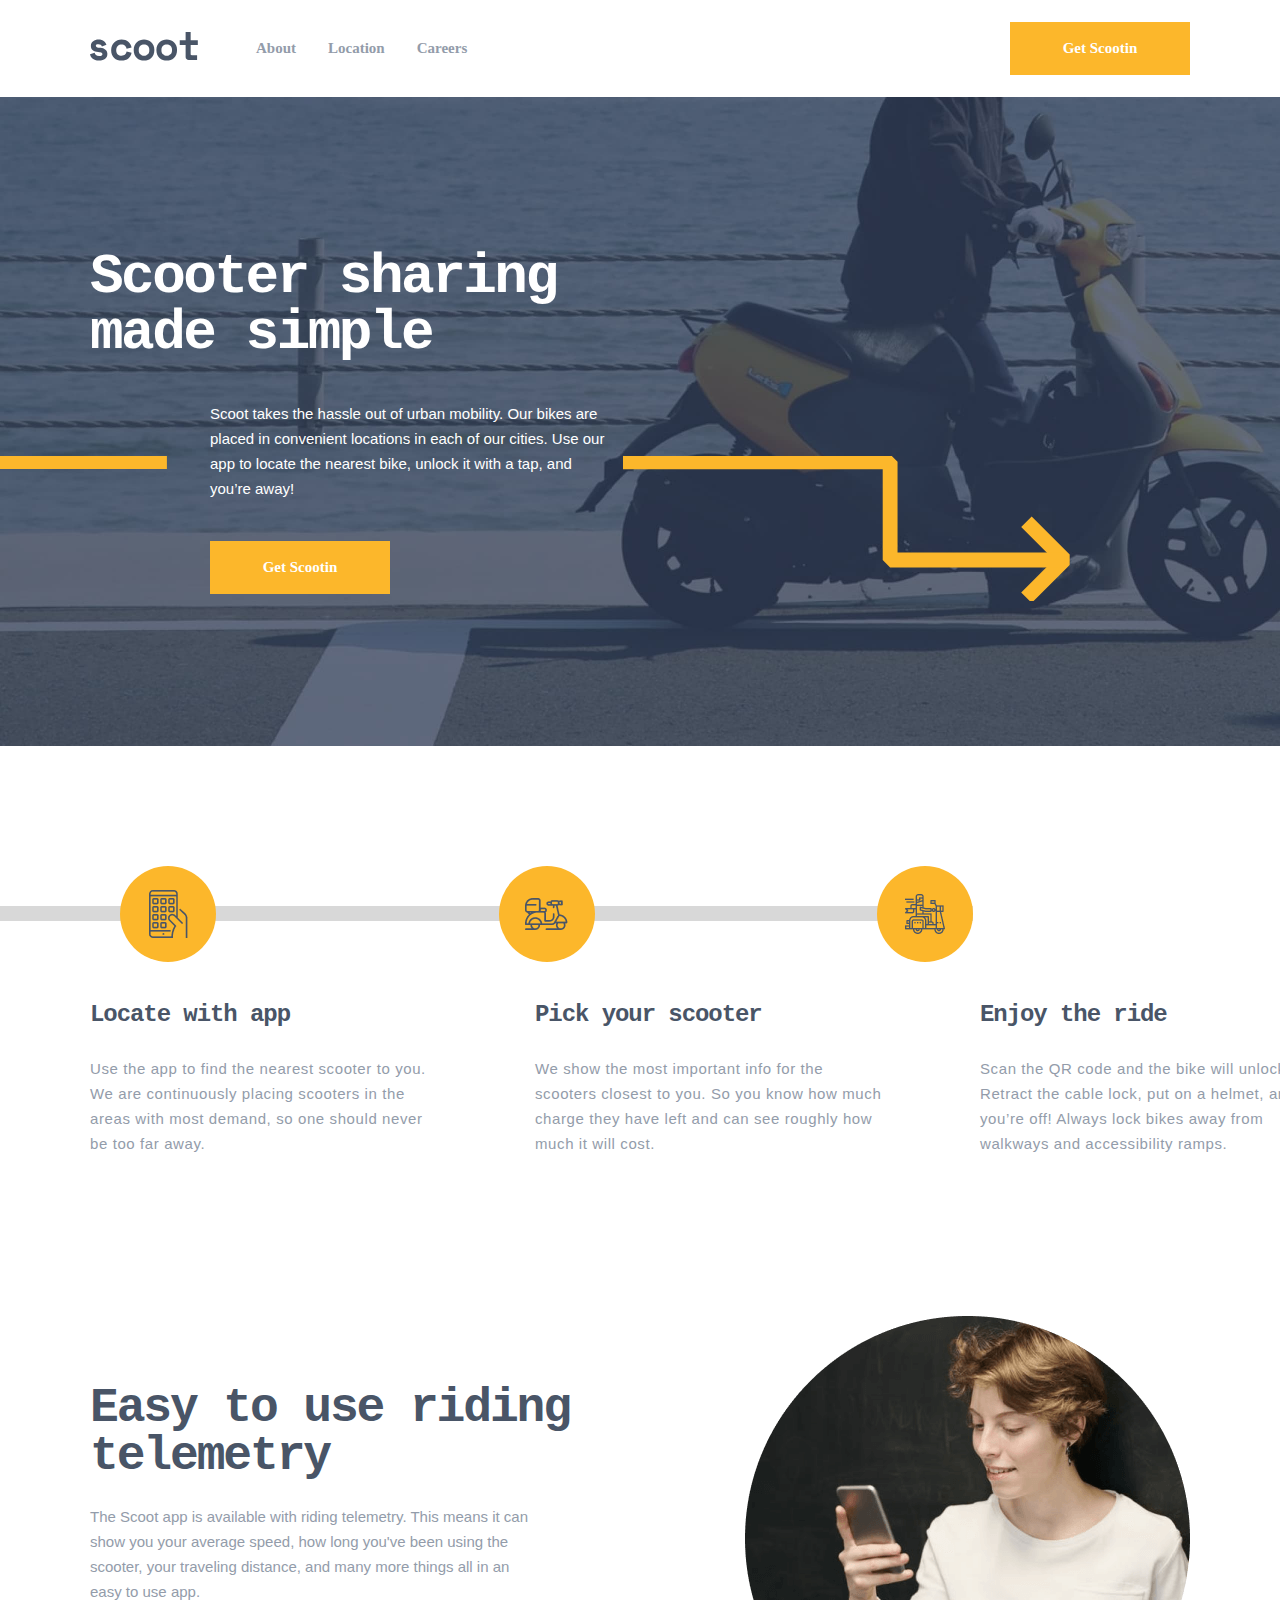
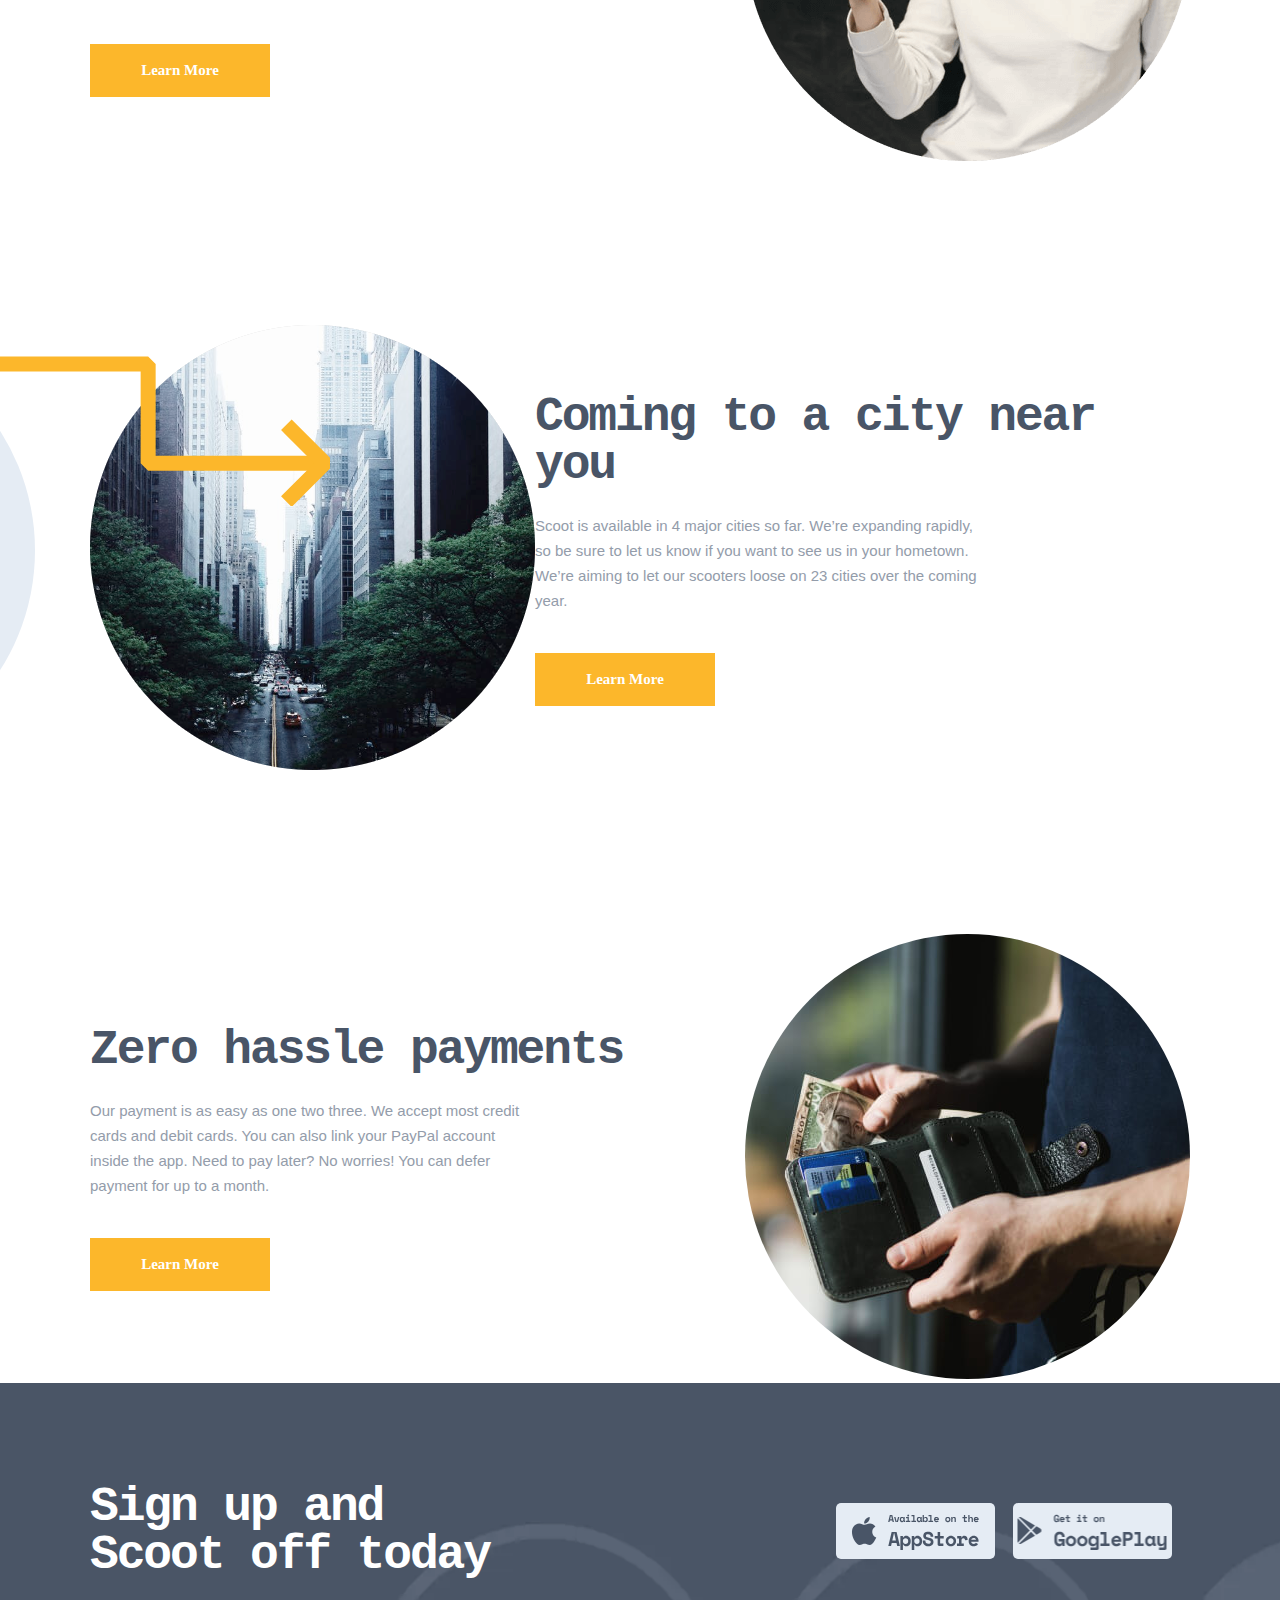
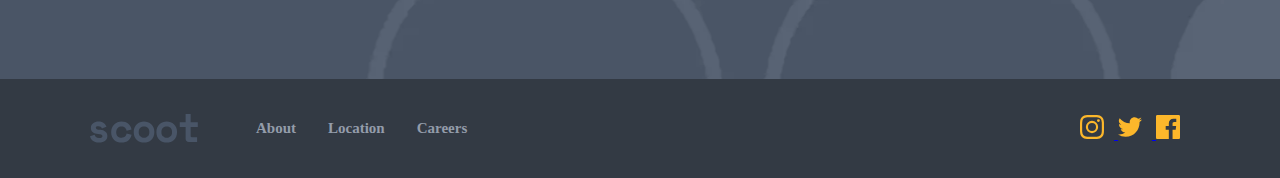
<file: scoot.html>
<!DOCTYPE html>
<html lang="en">
<head>
    <meta charset="UTF-8">
    <meta http-equiv="X-UA-Compatible" content="IE=edge">
    <meta name="viewport" content="width=device-width, initial-scale=1.0">
    <title>exam</title>
    <link rel="stylesheet" href="./css/main.css">
</head>
<body>
    <header class="header">
        <div class="container">
            <div class="header__menu menu">
               <a href="#">
                   <img class="menu__logo" src="/img/logo.svg" alt="logo">
                </a>
                <nav class="navbar">
                <ul class="menu__navbar">
                    <li class="navbar-item">
                        <a class="navbar-item__link" href="About">About</a>
                    </li>
                    <li class="navbar-item">
                        <a class="navbar-item__link" href="#">Location</a>
                    </li>
                    <li class="navbar-item">
                        <a class="navbar-item__link" href="#">Careers</a>
                    </li>
                </ul>
            </nav>
            </div>
            <a href="#" class="btn-link">Get Scootin</a>
        </div>
    </header>
    
    <main>
            <section class="scooter">
                <div class="container">
                    <h2 class="scooter__title">Scooter sharing made simple</h2>
                    <p class="scooter__text"> Scoot takes the hassle out of urban mobility. Our bikes are placed in convenient locations in each of our cities. Use our app to locate the nearest bike, unlock it with a tap, and you’re away!</p>
                    <a class="scooter__link btn-link" href="#">Get Scootin</a>
                </div>
            </section>
        
            <section class="delivered">
                <div class="delivered__line line">
                    <span class="line__circle"><img src="/img/mobile.png" alt="img"></span>
                    <span class="line__circle"><img src="/img/scooter.png" alt="img"></span>
                    <span class="line__circle"><img src="/img/motobike.png" alt="img"></span>
                </div> 
                <div class="container">
                    <div class="services__block">
                        <div class="block__box box">
                            <h4 class="box__title">Locate with app</h4>
                            <p class="box__text">Use the app to find the nearest scooter to you. We are continuously placing scooters in the areas with most demand, so one should never be too far away. </p>
                        </div>
                        <div class="block__box box">
                            <h4 class="box__title">Pick your scooter</h4>
                            <p class="box__text">We show the most important info for the scooters closest to you. So you know how much charge they have left and can see roughly how much it will cost. </p>
                        </div>
                        <div class="block__box box">
                            <h4 class="box__title">Enjoy the ride</h4>
                            <p class="box__text">Scan the QR code and the bike will unlock. Retract the cable lock, put on a helmet, and you’re off! Always lock bikes away from walkways and accessibility ramps.</p>
                        </div>
                    </div>
                </div>
            </section>

            <section class="information">
                <div class="container">
                    <div class="information-part">
                        <h3 class="information-part__title">Easy to use riding telemetry</h3>
                        <p class="information-part__text">The Scoot app is available with riding telemetry. This means it can show you your average speed, how long you've been using the scooter, your traveling distance, and many more things all in an easy to use app.</p>
                        <a class="information-part__link btn-link" href="#">Learn More</a>
                    </div>
                    <div class="information2">
                        <picture>
                            <img class="information__img" src="/img/girl.png" alt="img">
                        </picture>
                    </div>
                </div>
            </section>

            <section class="city">
                <div class="container">
                    <div class="city-left">
                        <picture>
                            <img class="section-left__img" src="/img/city.png" alt="img">
                        </picture>
                    </div>
                    <div class="city-right">
                        <h3 class="city-right__title">Coming to a city near you</h3>
                        <p class="city-right__text">Scoot is available in 4 major cities so far. We’re expanding rapidly, so be sure to let us know if you want to see us in your hometown. We’re aiming to let our scooters loose on 23 cities over the coming year.</p>
                        <a class="city-right__link btn-link" href="#">Learn More</a>
                    </div>
                </div>
            </section>

            <section class="information">
                <div class="container">
                    <div class="information-part">
                        <h3 class="information-part__title">Zero hassle payments</h3>
                        <p class="information-part__text">Our payment is as easy as one two three. We accept most credit cards and debit cards. You can also link your PayPal account inside the app. Need to pay later? No worries! You can defer payment for up to a month.</p>
                        <a class="information-part__link btn-link" href="#">Learn More</a>
                    </div>
                    <div class="information2">
                        <picture>
                            <img class="information2__img" src="/img/boy.jpg" alt="img" style="border-radius: 50%;">
                        </picture>
                    </div>
                </div>
            </section>

            <section class="download">
                <div class="container">
                    <h3 class="download__title">Sign up and Scoot off today</h3>
                    <div class="download__block block">
                        <span class="block__image" style="background-image: url(/img/app-store.svg);"></span>
                        <span class="block__image" style="background-image: url(/img/google-play.svg);"></span>
                    </div>
                </div>
            </section>
    </main>
   

    <footer class="footer">
        <div class="container">
            <div class="footer__menu menu">
                <img class="footer__logo" src="/img/logo.svg" alt="logo">
                <nav class="navbar">
                <ul class="menu__navbar">
                    <li class="navbar-item">
                        <a class="navbar-item__link" href="#">About</a>
                    </li>
                    <li class="navbar-item">
                        <a class="navbar-item__link" href="#">Location</a>
                    </li>
                    <li class="navbar-item">
                        <a class="navbar-item__link" href="#">Careers</a>
                    </li>
                </ul>
             </nav>
            </div>
            <div class="footer__wiev">
                <div style="display: none;">
                    <svg width="0" height="0" class="hidden">
                        <symbol xmlns="http://www.w3.org/2000/svg" viewBox="0 0 24 24" id="instagram">
                            <path fill-rule="evenodd" clip-rule="evenodd"
                                d="M12 0C8.741 0 8.333.014 7.053.072 2.695.272.273 2.69.073 7.052.014 8.333 0 8.741 0 12c0 3.259.014 3.668.072 4.948.2 4.358 2.618 6.78 6.98 6.98C8.333 23.986 8.741 24 12 24c3.259 0 3.668-.014 4.948-.072 4.354-.2 6.782-2.618 6.979-6.98.059-1.28.073-1.689.073-4.948 0-3.259-.014-3.667-.072-4.947-.196-4.354-2.617-6.78-6.979-6.98C15.668.014 15.259 0 12 0zm0 2.163c3.204 0 3.584.012 4.85.07 3.252.148 4.771 1.691 4.919 4.919.058 1.265.069 1.645.069 4.849 0 3.205-.012 3.584-.069 4.849-.149 3.225-1.664 4.771-4.919 4.919-1.266.058-1.644.07-4.85.07-3.204 0-3.584-.012-4.849-.07-3.26-.149-4.771-1.699-4.919-4.92-.058-1.265-.07-1.644-.07-4.849 0-3.204.013-3.583.07-4.849.149-3.227 1.664-4.771 4.919-4.919 1.266-.057 1.645-.069 4.849-.069zM5.838 12a6.162 6.162 0 1112.324 0 6.162 6.162 0 01-12.324 0zM12 16a4 4 0 110-8 4 4 0 010 8zm4.965-10.405a1.44 1.44 0 112.881.001 1.44 1.44 0 01-2.881-.001z"
                                ></path>
                        </symbol>
                        <symbol xmlns="http://www.w3.org/2000/svg" viewBox="0 0 24 20" id="twitter">
                            <path
                                d="M24 2.557a9.83 9.83 0 01-2.828.775A4.932 4.932 0 0023.337.608a9.864 9.864 0 01-3.127 1.195A4.916 4.916 0 0016.616.248c-3.179 0-5.515 2.966-4.797 6.045A13.978 13.978 0 011.671 1.149a4.93 4.93 0 001.523 6.574 4.903 4.903 0 01-2.229-.616c-.054 2.281 1.581 4.415 3.949 4.89a4.935 4.935 0 01-2.224.084 4.928 4.928 0 004.6 3.419A9.9 9.9 0 010 17.54a13.94 13.94 0 007.548 2.212c9.142 0 14.307-7.721 13.995-14.646A10.025 10.025 0 0024 2.557z"></path>
                        </symbol>
                        <symbol xmlns="http://www.w3.org/2000/svg" viewBox="0 0 24 24" id="facebook">
                            <path
                                d="M22.675 0H1.325C.593 0 0 .593 0 1.325v21.351C0 23.407.593 24 1.325 24H12.82v-9.294H9.692v-3.622h3.128V8.413c0-3.1 1.893-4.788 4.659-4.788 1.325 0 2.463.099 2.795.143v3.24l-1.918.001c-1.504 0-1.795.715-1.795 1.763v2.313h3.587l-.467 3.622h-3.12V24h6.116c.73 0 1.323-.593 1.323-1.325V1.325C24 .593 23.407 0 22.675 0z"
                            ></path>
                        </symbol>
                    </svg>
                </div>
                <div>
                    <a href="https://instagram.com" target="_blank">
                        <svg class="icon"><use xlink:href="#instagram"></use></svg>
                    </a>
                    <a href="https://twitter.com" target="_blank"><svg class="icon"><use xlink:href="#twitter"></use>
                        </svg>
                    </a>
                    <a href="https://facebook.com" target="_blank"><svg class="icon"><use xlink:href="#facebook"></use>
                        </svg>
                    </a>
                </div>
            </div>
        </div>
    </footer>
</body>
</html>
</file>
<file: css/main.css>
.footer {
  background-color: #333A44;
  padding: 35px 0;
  text-decoration: none;
}

.footer .container {
  display: -webkit-box;
  display: -ms-flexbox;
  display: flex;
  -webkit-box-orient: horizontal;
  -webkit-box-direction: normal;
      -ms-flex-direction: row;
          flex-direction: row;
  -webkit-box-align: center;
      -ms-flex-align: center;
          align-items: center;
  -webkit-box-pack: justify;
      -ms-flex-pack: justify;
          justify-content: space-between;
}

.footer .container .footer__menu {
  display: -webkit-box;
  display: -ms-flexbox;
  display: flex;
  -webkit-box-orient: horizontal;
  -webkit-box-direction: normal;
      -ms-flex-direction: row;
          flex-direction: row;
  -webkit-box-align: center;
      -ms-flex-align: center;
          align-items: center;
}

.footer .container .footer__menu .footer__logo {
  margin-right: 58px;
  font-size: 30px;
  font-weight: bold;
  color: #fff;
}

.footer .container .footer__menu .menu__navbar {
  display: -webkit-box;
  display: -ms-flexbox;
  display: flex;
  -webkit-box-orient: horizontal;
  -webkit-box-direction: normal;
      -ms-flex-direction: row;
          flex-direction: row;
  -webkit-box-align: center;
      -ms-flex-align: center;
          align-items: center;
}

.footer .container .footer__menu .menu__navbar .navbar-item {
  list-style: none;
}

.footer .container .footer__menu .menu__navbar .navbar-item .navbar-item__link {
  text-decoration: none;
  margin-right: 32px;
  color: #939CAA;
  font-style: normal;
  font-weight: bold;
  font-size: 15px;
  line-height: 25px;
}

.footer .container .footer__menu .menu__navbar .navbar-item .navbar-item__link:hover {
  color: #FCB72B;
}

.footer .container .footer__wiev .icon {
  width: 24px;
  height: 24px;
  fill: #FCB72B;
  margin-right: 10px;
}

.footer .container .footer__wiev .icon:hover {
  fill: #fff;
}

.footer .container .footer__wiev .icon:nth-child(3) {
  margin-right: 0;
}

.header {
  background-color: #fff;
  padding: 22px;
  position: fixed;
  top: 0;
  width: 100%;
  z-index: 100;
}

.header .container {
  display: -webkit-box;
  display: -ms-flexbox;
  display: flex;
  -webkit-box-orient: horizontal;
  -webkit-box-direction: normal;
      -ms-flex-direction: row;
          flex-direction: row;
  -webkit-box-align: center;
      -ms-flex-align: center;
          align-items: center;
  -webkit-box-pack: justify;
      -ms-flex-pack: justify;
          justify-content: space-between;
}

.header .container .header__menu {
  display: -webkit-box;
  display: -ms-flexbox;
  display: flex;
  -webkit-box-orient: horizontal;
  -webkit-box-direction: normal;
      -ms-flex-direction: row;
          flex-direction: row;
  -webkit-box-align: center;
      -ms-flex-align: center;
          align-items: center;
}

.header .container .header__menu .menu__logo {
  font-size: 30px;
  font-weight: bold;
  color: #495567;
  margin-right: 58px;
}

.header .container .header__menu .menu__navbar {
  display: -webkit-box;
  display: -ms-flexbox;
  display: flex;
  -webkit-box-orient: horizontal;
  -webkit-box-direction: normal;
      -ms-flex-direction: row;
          flex-direction: row;
  -webkit-box-align: center;
      -ms-flex-align: center;
          align-items: center;
}

.header .container .header__menu .menu__navbar .navbar-item {
  list-style: none;
}

.header .container .header__menu .menu__navbar .navbar-item .navbar-item__link {
  text-decoration: none;
  margin-right: 32px;
  color: #939CAA;
  font-style: normal;
  font-weight: bold;
  font-size: 15px;
  line-height: 25px;
}

.header .container .header__menu .menu__navbar .navbar-item .navbar-item__link:hover {
  color: #FCB72B;
}

.header .container .header__menu .menu__navbar .navbar-item .navbar-item__link:hover .menu__btn {
  width: 180px;
  height: 53px;
  background-color: #FCB72B;
  display: -webkit-box;
  display: -ms-flexbox;
  display: flex;
  -webkit-box-align: center;
      -ms-flex-align: center;
          align-items: center;
  -webkit-box-pack: center;
      -ms-flex-pack: center;
          justify-content: center;
  text-decoration: none;
  font-style: normal;
  font-weight: bold;
  font-size: 15px;
  line-height: 25px;
  color: #FFFFFF;
  border: 3px solid transparent;
  -webkit-transition: 0.5s ease;
  transition: 0.5s ease;
}

.header .container .header__menu .menu__navbar .navbar-item .navbar-item__link:hover .menu__btn:hover {
  border: 3px solid #FCB72B;
  background-color: transparent;
  color: #FCB72B;
}

* {
  margin: 0;
  padding: 0;
  -webkit-box-sizing: border-box;
          box-sizing: border-box;
}

.container {
  max-width: 1100px;
  margin: 0 auto;
}

.scooter {
  margin-top: 96px;
  width: 100%;
  height: 650px;
  background-image: url(../img/banner.jpg);
  background-position: right;
  background-size: cover;
  background-repeat: no-repeat;
}

.scooter .container {
  display: -webkit-box;
  display: -ms-flexbox;
  display: flex;
  -webkit-box-orient: vertical;
  -webkit-box-direction: normal;
      -ms-flex-direction: column;
          flex-direction: column;
}

.scooter .container .scooter__title {
  width: 500px;
  font-family: 'Space Mono', monospace;
  font-weight: bold;
  font-size: 56px;
  line-height: 56px;
  letter-spacing: -2.5px;
  color: #FFFFFF;
  margin-top: 153px;
  margin-bottom: 40px;
}

.scooter .container .scooter__text {
  font-family: 'Lexend Deca', sans-serif;
  width: 405px;
  font-style: normal;
  font-weight: normal;
  font-size: 15px;
  line-height: 25px;
  color: #fff;
  position: relative;
  margin-left: 120px;
  margin-bottom: 40px;
}

.scooter .container .scooter__text::before {
  content: "";
  position: absolute;
  width: 202px;
  height: 13px;
  background-image: url(../img/short-line.svg);
  background-position: center;
  background-size: cover;
  background-repeat: no-repeat;
  left: 0;
  top: 55px;
  -webkit-transform: translateX(-245px);
          transform: translateX(-245px);
}

.scooter .container .scooter__text::after {
  content: "";
  position: absolute;
  width: 447px;
  height: 145px;
  background-image: url(../img/line-right.svg);
  background-position: center;
  background-size: cover;
  background-repeat: no-repeat;
  right: 0;
  top: 55px;
  -webkit-transform: translateX(455px);
          transform: translateX(455px);
}

.scooter .container .scooter__link {
  margin-left: 120px;
}

.delivered {
  overflow: hidden;
  background-color: #fff;
  padding: 160px 0;
}

.delivered .delivered__line {
  display: -webkit-box;
  display: -ms-flexbox;
  display: flex;
  -webkit-box-align: center;
      -ms-flex-align: center;
          align-items: center;
  -webkit-box-pack: justify;
      -ms-flex-pack: justify;
          justify-content: space-between;
  width: 973px;
  height: 15px;
  background-color: #D8D8D8;
  margin-left: 0;
}

.delivered .delivered__line .line__circle {
  width: 96px;
  height: 96px;
  background-color: #FCB72B;
  border-radius: 50%;
  display: -webkit-box;
  display: -ms-flexbox;
  display: flex;
  -webkit-box-pack: center;
      -ms-flex-pack: center;
          justify-content: center;
  -webkit-box-align: center;
      -ms-flex-align: center;
          align-items: center;
  margin-left: 120px;
}

.delivered .container .services__block {
  display: -webkit-box;
  display: -ms-flexbox;
  display: flex;
  -webkit-box-pack: justify;
      -ms-flex-pack: justify;
          justify-content: space-between;
  margin-top: 80px;
}

.delivered .container .services__block .box__title {
  width: 445px;
  font-family: 'Space Mono', monospace;
  font-style: normal;
  font-weight: bold;
  font-size: 24px;
  line-height: 28px;
  letter-spacing: -1.07143px;
  margin-bottom: 27px;
  color: #495567;
}

.delivered .container .services__block .box__text {
  font-family: 'Lexend Deca', sans-serif;
  width: 350px;
  font-style: normal;
  font-weight: normal;
  font-size: 15px;
  line-height: 25px;
  color: #939CAA;
  letter-spacing: 0.6px;
}

.information {
  overflow: hidden;
  background-color: #fff;
}

.information .container {
  display: -webkit-box;
  display: -ms-flexbox;
  display: flex;
  -webkit-box-orient: horizontal;
  -webkit-box-direction: normal;
      -ms-flex-direction: row;
          flex-direction: row;
  -webkit-box-align: center;
      -ms-flex-align: center;
          align-items: center;
  -webkit-box-pack: justify;
      -ms-flex-pack: justify;
          justify-content: space-between;
}

.information .container .information-part {
  display: -webkit-box;
  display: -ms-flexbox;
  display: flex;
  -webkit-box-orient: vertical;
  -webkit-box-direction: normal;
      -ms-flex-direction: column;
          flex-direction: column;
  -webkit-box-align: start;
      -ms-flex-align: start;
          align-items: flex-start;
}

.information .container .information-part .information-part__title {
  font-family: 'Space Mono', monospace;
  font-style: normal;
  font-weight: bold;
  font-size: 48px;
  line-height: 48px;
  letter-spacing: -2.14286px;
  color: #495567;
  margin-bottom: 24px;
}

.information .container .information-part .information-part__text {
  width: 445px;
  font-family: 'Lexend Deca', sans-serif;
  font-style: normal;
  font-weight: normal;
  font-size: 15px;
  line-height: 25px;
  color: #939CAA;
  margin-bottom: 40px;
}

.information .container .section-right picture {
  position: relative;
}

.information .container .section-right picture::before {
  content: "";
  position: absolute;
  width: 445px;
  height: 445px;
  border-radius: 50%;
  background-color: #E5ECF4;
  bottom: 0;
  left: 500px;
}

.information .container .section-right picture::after {
  content: "";
  position: absolute;
  width: 740px;
  height: 150px;
  background-image: url(../img/row_right.svg);
  left: -140px;
  top: -150px;
}

.city {
  overflow: hidden;
  background-color: #fff;
  padding: 160px 0;
}

.city .container {
  display: -webkit-box;
  display: -ms-flexbox;
  display: flex;
  -webkit-box-orient: horizontal;
  -webkit-box-direction: normal;
      -ms-flex-direction: row;
          flex-direction: row;
  -webkit-box-align: center;
      -ms-flex-align: center;
          align-items: center;
  -webkit-box-pack: justify;
      -ms-flex-pack: justify;
          justify-content: space-between;
}

.city .container .city-left picture {
  position: relative;
}

.city .container .city-left picture::before {
  content: "";
  position: absolute;
  width: 445px;
  height: 445px;
  border-radius: 50%;
  background-color: #E5ECF4;
  bottom: 0;
  right: 500px;
}

.city .container .city-left picture::after {
  content: "";
  position: absolute;
  width: 740px;
  height: 150px;
  background-image: url(../img/long-right.svg);
  left: -500px;
  top: -400px;
}

.city .container .city-right {
  display: -webkit-box;
  display: -ms-flexbox;
  display: flex;
  -webkit-box-orient: vertical;
  -webkit-box-direction: normal;
      -ms-flex-direction: column;
          flex-direction: column;
  -webkit-box-align: start;
      -ms-flex-align: start;
          align-items: flex-start;
}

.city .container .city-right .city-right__title {
  font-family: 'Space Mono', monospace;
  font-style: normal;
  font-weight: bold;
  font-size: 48px;
  line-height: 48px;
  letter-spacing: -2.14286px;
  color: #495567;
  margin-bottom: 24px;
}

.city .container .city-right .city-right__text {
  width: 445px;
  font-family: 'Lexend Deca', sans-serif;
  font-style: normal;
  font-weight: normal;
  font-size: 15px;
  line-height: 25px;
  color: #939CAA;
  margin-bottom: 40px;
}

.download {
  background-image: url(/img/Mask.webp);
  background-position: center;
  background-repeat: no-repeat;
  background-size: cover;
  width: 100%;
  padding: 100px 0;
}

.download .container {
  display: -webkit-box;
  display: -ms-flexbox;
  display: flex;
  -webkit-box-orient: horizontal;
  -webkit-box-direction: normal;
      -ms-flex-direction: row;
          flex-direction: row;
  -webkit-box-pack: justify;
      -ms-flex-pack: justify;
          justify-content: space-between;
}

.download .container .download__title {
  width: 414px;
  font-family: 'Space Mono', monospace;
  font-style: normal;
  font-weight: bold;
  font-size: 48px;
  line-height: 48px;
  letter-spacing: -2.14286px;
  color: #FFFFFF;
}

.download .container .download__block {
  display: -webkit-box;
  display: -ms-flexbox;
  display: flex;
  -webkit-box-align: center;
      -ms-flex-align: center;
          align-items: center;
}

.download .container .download__block .block__image {
  background-position: center;
  background-size: cover;
  background-repeat: no-repeat;
  width: 159px;
  height: 56px;
  margin-right: 18px;
  border-radius: 5px;
}

.btn-link {
  width: 180px;
  height: 53px;
  background-color: #FCB72B;
  display: -webkit-box;
  display: -ms-flexbox;
  display: flex;
  -webkit-box-align: center;
      -ms-flex-align: center;
          align-items: center;
  -webkit-box-pack: center;
      -ms-flex-pack: center;
          justify-content: center;
  text-decoration: none;
  font-style: normal;
  font-weight: bold;
  font-size: 15px;
  line-height: 25px;
  color: #FFFFFF;
  border: 3px solid transparent;
  -webkit-transition: 0.5s ease;
  transition: 0.5s ease;
}

.btn-link:hover {
  border: 3px solid #FCB72B;
  background-color: transparent;
  color: #FCB72B;
}
/*# sourceMappingURL=main.css.map */
</file>
